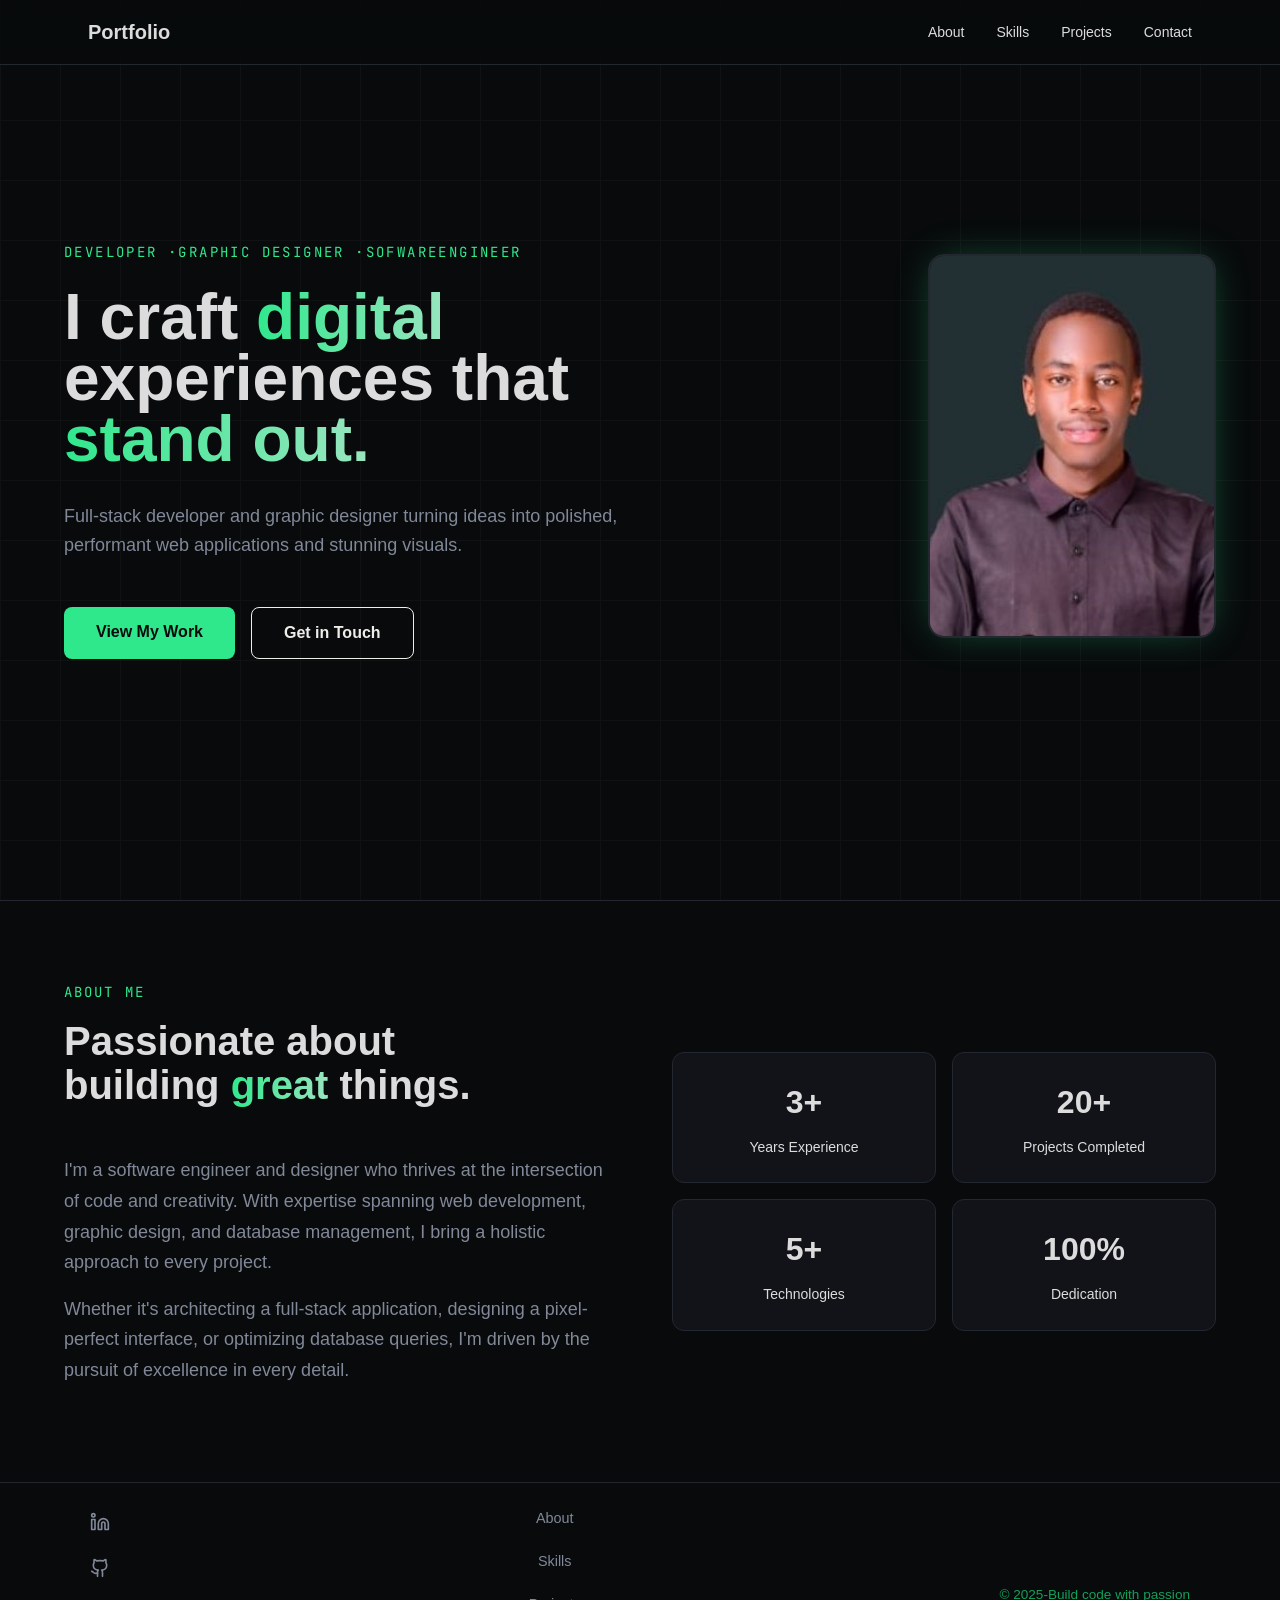
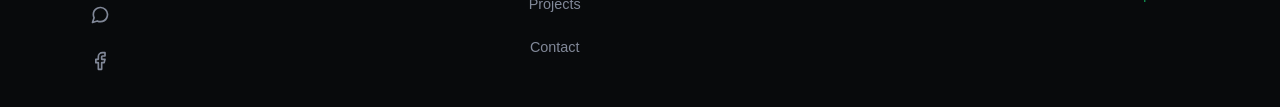
<file: index.html>
<!DOCTYPE html>
<html lang="en">

<head>
    <meta charset="UTF-8" />
    <meta name="viewport" content="width=device-width, initial-scale=1.0" />
    <title>Portfolio</title>
    <link
        href="https://fonts.googleapis.com/css2?family=Space+Grotesk:wght@300;400;500;600;700&family=JetBrains+Mono:wght@400;500;600&display=swap"
        rel="stylesheet" />
    <link rel="stylesheet" href="style.css" />
</head>

<body>
     <!-- Menu Icon -->
    <div class="menu-icon" onclick="toggleMenu()">
    </div>

    <!-- Navbar -->
    <nav class="navbar">
        <div class="nav-container">
            <a href="#" class="logo">Portfolio</a>
            <div class="nav-links">
                <a href="index.html">About</a>
                <a href="skills.html">Skills</a>
                <a href="projects.html">Projects</a>
                <a href="contact.html">Contact</a>
            </div>
        </div>
    </nav>

    <!-- Hero -->
    <section class="hero">
        <div class="hero-grid-bg"></div>
        <div class="hero-content">
            <div class="hero-text">
                <p class="hero-subtitle">Developer ·Graphic Designer ·SofwareEngineer</p>
                <h1>I craft <span class="text-gradient">digital</span><br>experiences that<br><span
                        class="text-gradient">stand out.</span></h1>
                <p class="hero-desc">Full-stack developer and graphic designer turning ideas into polished, performant
                    web applications and stunning visuals.</p>
                <div class="hero-buttons">
                    <a href="projects.html" class="btn-primary">View My Work</a>
                    <a href="contact.html" class="btn-outline">Get in Touch</a>
                </div>
            </div>
            <div class="hero-image">
                <img src="OSINDE NIMROD.jpg" alt="Profile photo" />
            </div>
        </div>
    </section>

    <!-- About -->
    <section id="about" class="section">
        <div class="container about-grid">
            <div>
                <p class="section-label">About Me</p>
                <h2>Passionate about<br>building <span class="text-gradient">great</span> things.</h2>
                <p class="text-muted">I'm a software engineer and designer who thrives at the intersection of code and
                    creativity. With expertise spanning web development, graphic design, and database management, I
                    bring a holistic approach to every project.</p>
                <p class="text-muted">Whether it's architecting a full-stack application, designing a pixel-perfect
                    interface, or optimizing database queries, I'm driven by the pursuit of excellence in every detail.
                </p>
            </div>

            <div class="stats-grid">
                <div class="stat-card">
                    <div class="stat-number">3+</div>
                    <div class="stat-label">Years Experience</div>
                </div>
                <div class="stat-card">
                    <div class="stat-number">20+</div>
                    <div class="stat-label">Projects Completed</div>
                </div>
                <div class="stat-card">
                    <div class="stat-number">5+</div>
                    <div class="stat-label">Technologies</div>
                </div>
                <div class="stat-card">
                    <div class="stat-number">100%</div>
                    <div class="stat-label">Dedication</div>
                </div>
            </div>

        </div>
    </section>

    <!-- Footer -->
    <footer class="footer">
        <div class="footer-container">
            <div class="footer-socials">
                <a href="https://www.linkedin.com/in/nimrod-computer-scientists-2212a1362?utm_source=share&utm_campaign=share_via&utm_content=profile&utm_medium=android_app"
                    target="_blank" aria-label="LinkedIn">
                    <svg xmlns="http://www.w3.org/2000/svg" width="20" height="20" viewBox="0 0 24 24" fill="none"
                        stroke="currentColor" stroke-width="2" stroke-linecap="round" stroke-linejoin="round">
                        <path d="M16 8a6 6 0 0 1 6 6v7h-4v-7a2 2 0 0 0-2-2 2 2 0 0 0-2 2v7h-4v-7a6 6 0 0 1 6-6z" />
                        <rect width="4" height="12" x="2" y="9" />
                        <circle cx="4" cy="4" r="2" />
                    </svg>
                </a>
                <a href="https://github.com/" target="_blank" aria-label="GitHub">
                    <svg xmlns="http://www.w3.org/2000/svg" width="20" height="20" viewBox="0 0 24 24" fill="none"
                        stroke="currentColor" stroke-width="2" stroke-linecap="round" stroke-linejoin="round">
                        <path
                            d="M15 22v-4a4.8 4.8 0 0 0-1-3.5c3 0 6-2 6-5.5.08-1.25-.27-2.48-1-3.5.28-1.15.28-2.35 0-3.5 0 0-1 0-3 1.5-2.64-.5-5.36-.5-8 0C6 2 5 2 5 2c-.3 1.15-.3 2.35 0 3.5A5.403 5.403 0 0 0 4 9c0 3.5 3 5.5 6 5.5-.39.49-.68 1.05-.85 1.65-.17.6-.22 1.23-.15 1.85v4" />
                        <path d="M9 18c-4.51 2-5-2-7-2" />
                    </svg>
                </a>
                <a href="https://wa.me/qr/X4MIN3C6KIG5C1" target="_blank" aria-label="WhatsApp" part="WhatsApp">
                    <svg xmlns="http://www.w3.org/2000/svg" width="20" height="20" viewBox="0 0 24 24" fill="none"
                        stroke="currentColor" stroke-width="2" stroke-linecap="round" stroke-linejoin="round">
                        <path
                            d="M21 11.5a8.38 8.38 0 0 1-.9 3.8 8.5 8.5 0 0 1-7.6 4.7 8.38 8.38 0 0 1-3.8-.9L3 21l1.9-5.7a8.38 8.38 0 0 1-.9-3.8 8.5 8.5 0 0 1 4.7-7.6 8.38 8.38 0 0 1 3.8-.9h.5a8.48 8.48 0 0 1 8 8v.5z" />
                    </svg>
                </a>

                <a href="https://www.facebook.com/profile.php?id=100089167127098" target="_blank" aria-label="Facebook">
                    <svg xmlns="http://www.w3.org/2000/svg" width="20" height="20" viewBox="0 0 24 24" fill="none"
                        stroke="currentColor" stroke-width="2" stroke-linecap="round" stroke-linejoin="round">
                        <path d="M18 2h-3a5 5 0 0 0-5 5v3H7v4h3v8h4v-8h3l1-4h-4V7a1 1 0 0 1 1-1h3z" />
                    </svg>
                </a>
            </div>
            <nav class="footer-nav">
                <a href="index.html">About</a>
                <a href="skills.html">Skills</a>
                <a href="projects.html">Projects</a>
                <a href="contact.html">Contact</a>
            </nav>
            <p class="footer-copy">&copy; 2025-Build code with passion</p>
        </div>
    </footer>

</body>


</html>
</file>
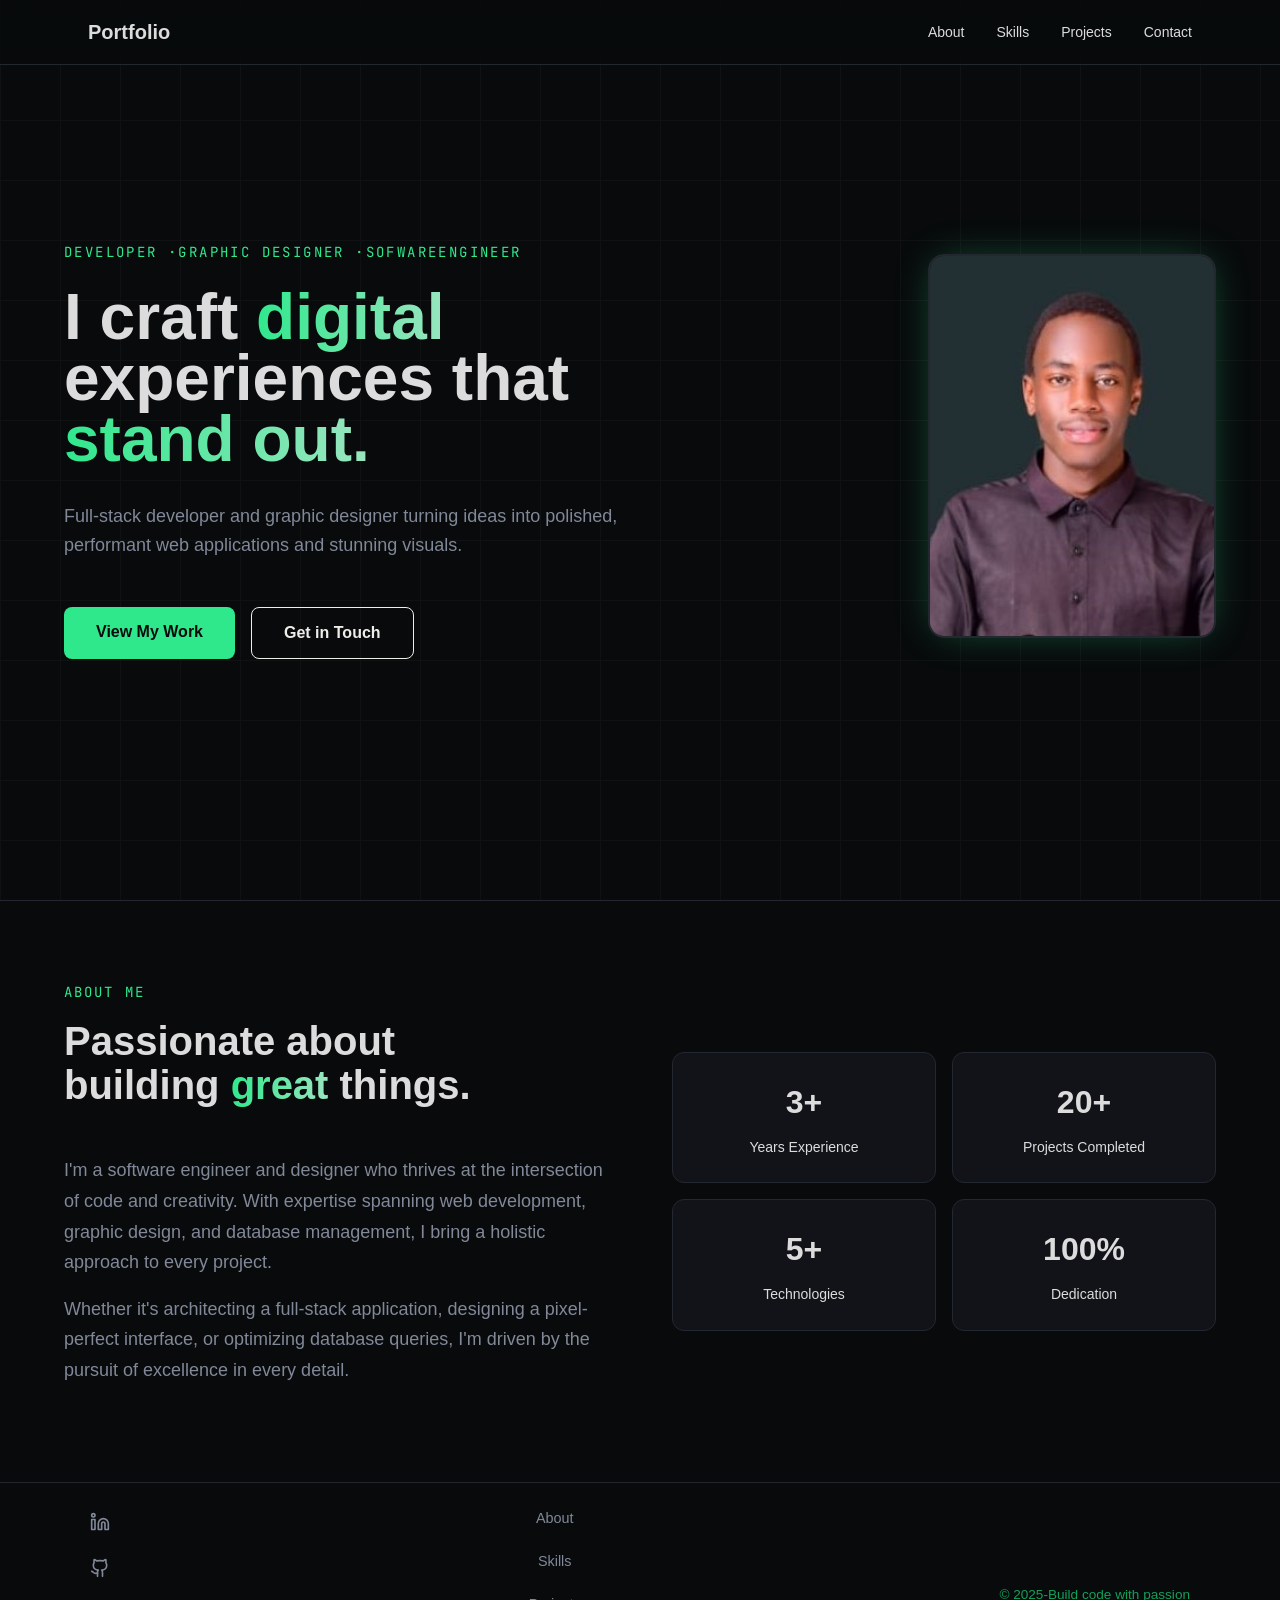
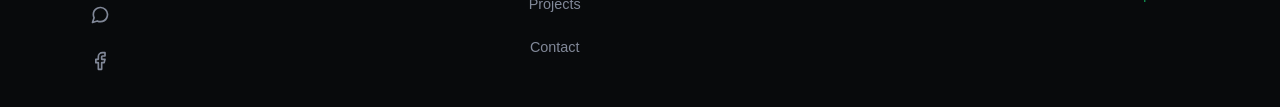
<file: about.html>
<!DOCTYPE html>
<html lang="en">

<head>
    <meta charset="UTF-8" />
    <meta name="viewport" content="width=device-width, initial-scale=1.0" />
    <title>Portfolio</title>
    <link
        href="https://fonts.googleapis.com/css2?family=Space+Grotesk:wght@300;400;500;600;700&family=JetBrains+Mono:wght@400;500;600&display=swap"
        rel="stylesheet" />
    <link rel="stylesheet" href="style.css" />
</head>

<body>

    <!-- Navbar -->
    <nav class="navbar">
        <div class="nav-container">
            <a href="#" class="logo">Portfolio</a>
            <div class="nav-links">
                <a href="about.html">About</a>
                <a href="skills.html">Skills</a>
                <a href="projects.html">Projects</a>
                <a href="contact.html">Contact</a>
            </div>
        </div>
    </nav>

    <!-- Hero -->
    <section class="hero">
        <div class="hero-grid-bg"></div>
        <div class="hero-content">
            <div class="hero-text">
                <p class="hero-subtitle">Developer ·Graphic Designer ·SofwareEngineer</p>
                <h1>I craft <span class="text-gradient">digital</span><br>experiences that<br><span
                        class="text-gradient">stand out.</span></h1>
                <p class="hero-desc">Full-stack developer and graphic designer turning ideas into polished, performant
                    web applications and stunning visuals.</p>
                <div class="hero-buttons">
                    <a href="projects.html" class="btn-primary">View My Work</a>
                    <a href="contact.html" class="btn-outline">Get in Touch</a>
                </div>
            </div>
            <div class="hero-image">
                <img src="OSINDE NIMROD.jpg" alt="Profile photo" />
            </div>
        </div>
    </section>

    <!-- About -->
    <section id="about" class="section">
        <div class="container about-grid">
            <div>
                <p class="section-label">About Me</p>
                <h2>Passionate about<br>building <span class="text-gradient">great</span> things.</h2>
                <p class="text-muted">I'm a software engineer and designer who thrives at the intersection of code and
                    creativity. With expertise spanning web development, graphic design, and database management, I
                    bring a holistic approach to every project.</p>
                <p class="text-muted">Whether it's architecting a full-stack application, designing a pixel-perfect
                    interface, or optimizing database queries, I'm driven by the pursuit of excellence in every detail.
                </p>
            </div>

            <div class="stats-grid">
                <div class="stat-card">
                    <div class="stat-number">3+</div>
                    <div class="stat-label">Years Experience</div>
                </div>
                <div class="stat-card">
                    <div class="stat-number">20+</div>
                    <div class="stat-label">Projects Completed</div>
                </div>
                <div class="stat-card">
                    <div class="stat-number">5+</div>
                    <div class="stat-label">Technologies</div>
                </div>
                <div class="stat-card">
                    <div class="stat-number">100%</div>
                    <div class="stat-label">Dedication</div>
                </div>
            </div>

        </div>
    </section>

    <!-- Footer -->
    <footer class="footer">
        <div class="footer-container">
            <div class="footer-socials">
                <a href="https://www.linkedin.com/in/nimrod-computer-scientists-2212a1362?utm_source=share&utm_campaign=share_via&utm_content=profile&utm_medium=android_app" target="_blank" aria-label="LinkedIn">
                    <svg xmlns="http://www.w3.org/2000/svg" width="20" height="20" viewBox="0 0 24 24" fill="none"
                        stroke="currentColor" stroke-width="2" stroke-linecap="round" stroke-linejoin="round">
                        <path d="M16 8a6 6 0 0 1 6 6v7h-4v-7a2 2 0 0 0-2-2 2 2 0 0 0-2 2v7h-4v-7a6 6 0 0 1 6-6z" />
                        <rect width="4" height="12" x="2" y="9" />
                        <circle cx="4" cy="4" r="2" />
                    </svg>
                </a>
                <a href="https://github.com/" target="_blank" aria-label="GitHub">
                    <svg xmlns="http://www.w3.org/2000/svg" width="20" height="20" viewBox="0 0 24 24" fill="none"
                        stroke="currentColor" stroke-width="2" stroke-linecap="round" stroke-linejoin="round">
                        <path
                            d="M15 22v-4a4.8 4.8 0 0 0-1-3.5c3 0 6-2 6-5.5.08-1.25-.27-2.48-1-3.5.28-1.15.28-2.35 0-3.5 0 0-1 0-3 1.5-2.64-.5-5.36-.5-8 0C6 2 5 2 5 2c-.3 1.15-.3 2.35 0 3.5A5.403 5.403 0 0 0 4 9c0 3.5 3 5.5 6 5.5-.39.49-.68 1.05-.85 1.65-.17.6-.22 1.23-.15 1.85v4" />
                        <path d="M9 18c-4.51 2-5-2-7-2" />
                    </svg>
                </a>
                <a href="https://wa.me/qr/X4MIN3C6KIG5C1" target="_blank" aria-label="WhatsApp" part="WhatsApp">
                    <svg xmlns="http://www.w3.org/2000/svg" width="20" height="20" viewBox="0 0 24 24" fill="none"
                        stroke="currentColor" stroke-width="2" stroke-linecap="round" stroke-linejoin="round">
                        <path
                            d="M21 11.5a8.38 8.38 0 0 1-.9 3.8 8.5 8.5 0 0 1-7.6 4.7 8.38 8.38 0 0 1-3.8-.9L3 21l1.9-5.7a8.38 8.38 0 0 1-.9-3.8 8.5 8.5 0 0 1 4.7-7.6 8.38 8.38 0 0 1 3.8-.9h.5a8.48 8.48 0 0 1 8 8v.5z" />
                    </svg>
                </a>

                <a href="https://www.facebook.com/profile.php?id=100089167127098" target="_blank" aria-label="Facebook">
                    <svg xmlns="http://www.w3.org/2000/svg" width="20" height="20" viewBox="0 0 24 24" fill="none"
                        stroke="currentColor" stroke-width="2" stroke-linecap="round" stroke-linejoin="round">
                        <path d="M18 2h-3a5 5 0 0 0-5 5v3H7v4h3v8h4v-8h3l1-4h-4V7a1 1 0 0 1 1-1h3z" />
                    </svg>
                </a>
            </div>
            <nav class="footer-nav">
                <a href="about.html">About</a>
                <a href="skills.html">Skills</a>
                <a href="projects.html">Projects</a>
                <a href="contact.html">Contact</a>
            </nav>
            <p class="footer-copy">&copy; 2025-Build code with passion</p>
        </div>
    </footer>

</body>


</html>
</file>
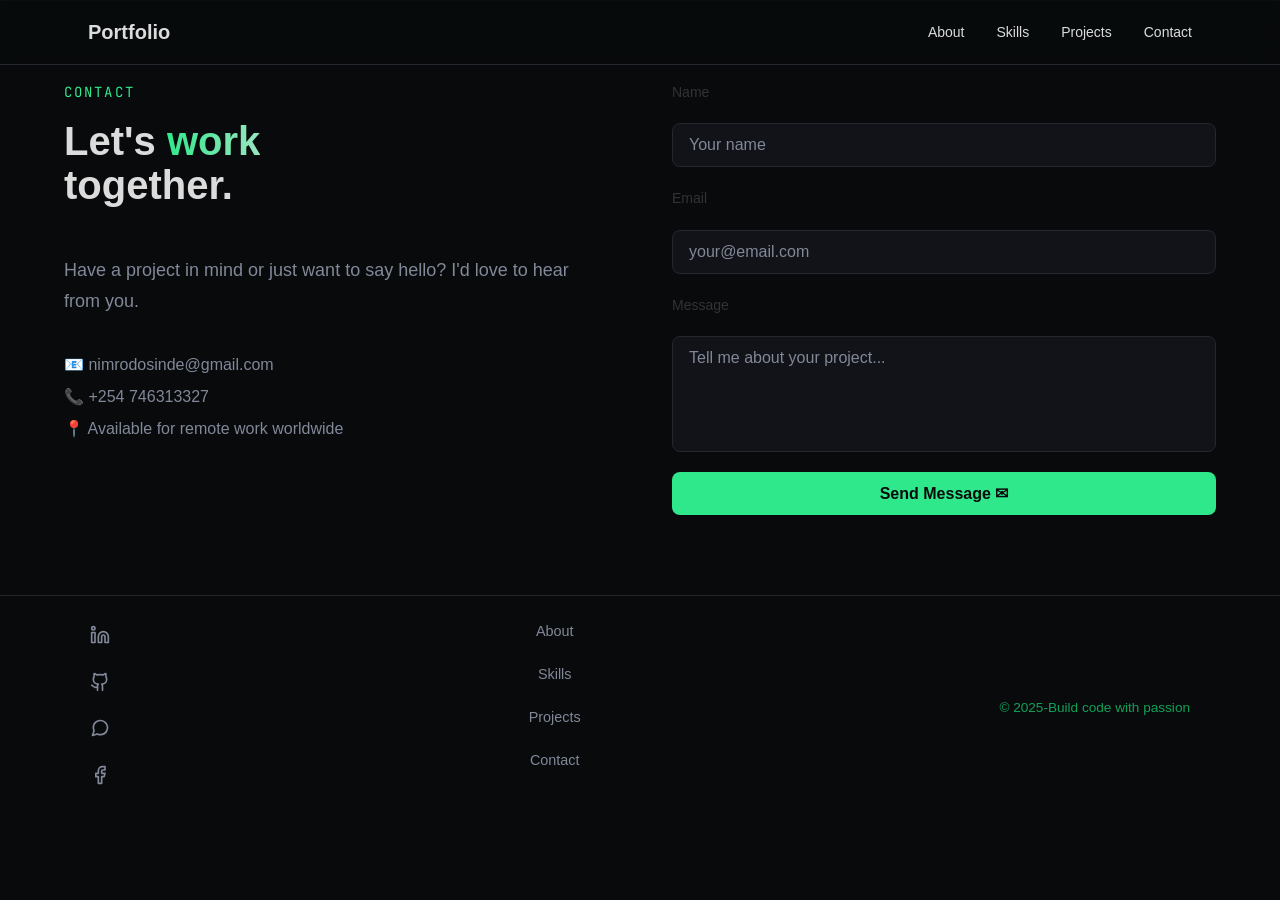
<file: contact.html>
<!DOCTYPE html>
<html lang="en">

<head>
    <meta charset="UTF-8">
    <meta name="viewport" content="width=device-width, initial-scale=1.0">
    <title>contact</title>
    <link
        href="https://fonts.googleapis.com/css2?family=Space+Grotesk:wght@300;400;500;600;700&family=JetBrains+Mono:wght@400;500;600&display=swap"
        rel="stylesheet" />
    <link rel="stylesheet" href="style.css" />
</head>

<body>
    <!-- Navbar -->
    <nav class="navbar">
        <div class="nav-container">
            <a href="#" class="logo">Portfolio</a>
            <div class="nav-links">
                <a href="index.html">About</a>
                <a href="skills.html">Skills</a>
                <a href="projects.html">Projects</a>
                <a href="contact.html">Contact</a>
            </div>
        </div>
    </nav>

    <!-- Contact -->
    <section id="contact" class="section">
        <div class="container contact-grid">
            <div>
                <p class="section-label">Contact</p>
                <h2>Let's <span class="text-gradient">work</span><br>together.</h2>
                <p class="text-muted">Have a project in mind or just want to say hello? I'd love to hear from you.</p>
                <div class="contact-info">
                    <p>📧 nimrodosinde@gmail.com</p>
                    <p>📞 +254 746313327</p>
                    <p>📍 Available for remote work worldwide</p>
                </div>
            </div>
            <form class="contact-form" onsubmit="alert('Thanks for contacting Nimrod  i will reach out to you shortly!'); return false;">
                <label>Name</label>
                <input type="text" placeholder="Your name" required />
                <label>Email</label>
                <input type="email" placeholder="your@email.com" required />
                <label>Message</label>
                <textarea rows="5" placeholder="Tell me about your project..." required></textarea>
                <button type="submit" class="btn-primary">Send Message ✉</button>
            </form>
        </div>
    </section>

       <!-- Footer -->
    <footer class="footer">
        <div class="footer-container">
            <div class="footer-socials">
                <a href="https://www.linkedin.com/in/nimrod-computer-scientists-2212a1362?utm_source=share&utm_campaign=share_via&utm_content=profile&utm_medium=android_app" target="_blank" aria-label="LinkedIn">
                    <svg xmlns="http://www.w3.org/2000/svg" width="20" height="20" viewBox="0 0 24 24" fill="none"
                        stroke="currentColor" stroke-width="2" stroke-linecap="round" stroke-linejoin="round">
                        <path d="M16 8a6 6 0 0 1 6 6v7h-4v-7a2 2 0 0 0-2-2 2 2 0 0 0-2 2v7h-4v-7a6 6 0 0 1 6-6z" />
                        <rect width="4" height="12" x="2" y="9" />
                        <circle cx="4" cy="4" r="2" />
                    </svg>
                </a>
                <a href="https://github.com/" target="_blank" aria-label="GitHub">
                    <svg xmlns="http://www.w3.org/2000/svg" width="20" height="20" viewBox="0 0 24 24" fill="none"
                        stroke="currentColor" stroke-width="2" stroke-linecap="round" stroke-linejoin="round">
                        <path
                            d="M15 22v-4a4.8 4.8 0 0 0-1-3.5c3 0 6-2 6-5.5.08-1.25-.27-2.48-1-3.5.28-1.15.28-2.35 0-3.5 0 0-1 0-3 1.5-2.64-.5-5.36-.5-8 0C6 2 5 2 5 2c-.3 1.15-.3 2.35 0 3.5A5.403 5.403 0 0 0 4 9c0 3.5 3 5.5 6 5.5-.39.49-.68 1.05-.85 1.65-.17.6-.22 1.23-.15 1.85v4" />
                        <path d="M9 18c-4.51 2-5-2-7-2" />
                    </svg>
                </a>
                <a href="https://wa.me/qr/X4MIN3C6KIG5C1" target="_blank" aria-label="WhatsApp" part="WhatsApp">
                    <svg xmlns="http://www.w3.org/2000/svg" width="20" height="20" viewBox="0 0 24 24" fill="none"
                        stroke="currentColor" stroke-width="2" stroke-linecap="round" stroke-linejoin="round">
                        <path
                            d="M21 11.5a8.38 8.38 0 0 1-.9 3.8 8.5 8.5 0 0 1-7.6 4.7 8.38 8.38 0 0 1-3.8-.9L3 21l1.9-5.7a8.38 8.38 0 0 1-.9-3.8 8.5 8.5 0 0 1 4.7-7.6 8.38 8.38 0 0 1 3.8-.9h.5a8.48 8.48 0 0 1 8 8v.5z" />
                    </svg>
                </a>

                <a href="https://www.facebook.com/profile.php?id=100089167127098" target="_blank" aria-label="Facebook">
                    <svg xmlns="http://www.w3.org/2000/svg" width="20" height="20" viewBox="0 0 24 24" fill="none"
                        stroke="currentColor" stroke-width="2" stroke-linecap="round" stroke-linejoin="round">
                        <path d="M18 2h-3a5 5 0 0 0-5 5v3H7v4h3v8h4v-8h3l1-4h-4V7a1 1 0 0 1 1-1h3z" />
                    </svg>
                </a>
            </div>
            <nav class="footer-nav">
                <a href="index.html">About</a>
                <a href="skills.html">Skills</a>
                <a href="projects.html">Projects</a>
                <a href="contact.html">Contact</a>
            </nav>
            <p class="footer-copy">&copy; 2025-Build code with passion</p>
        </div>
    </footer>


</body>

</html>
</file>
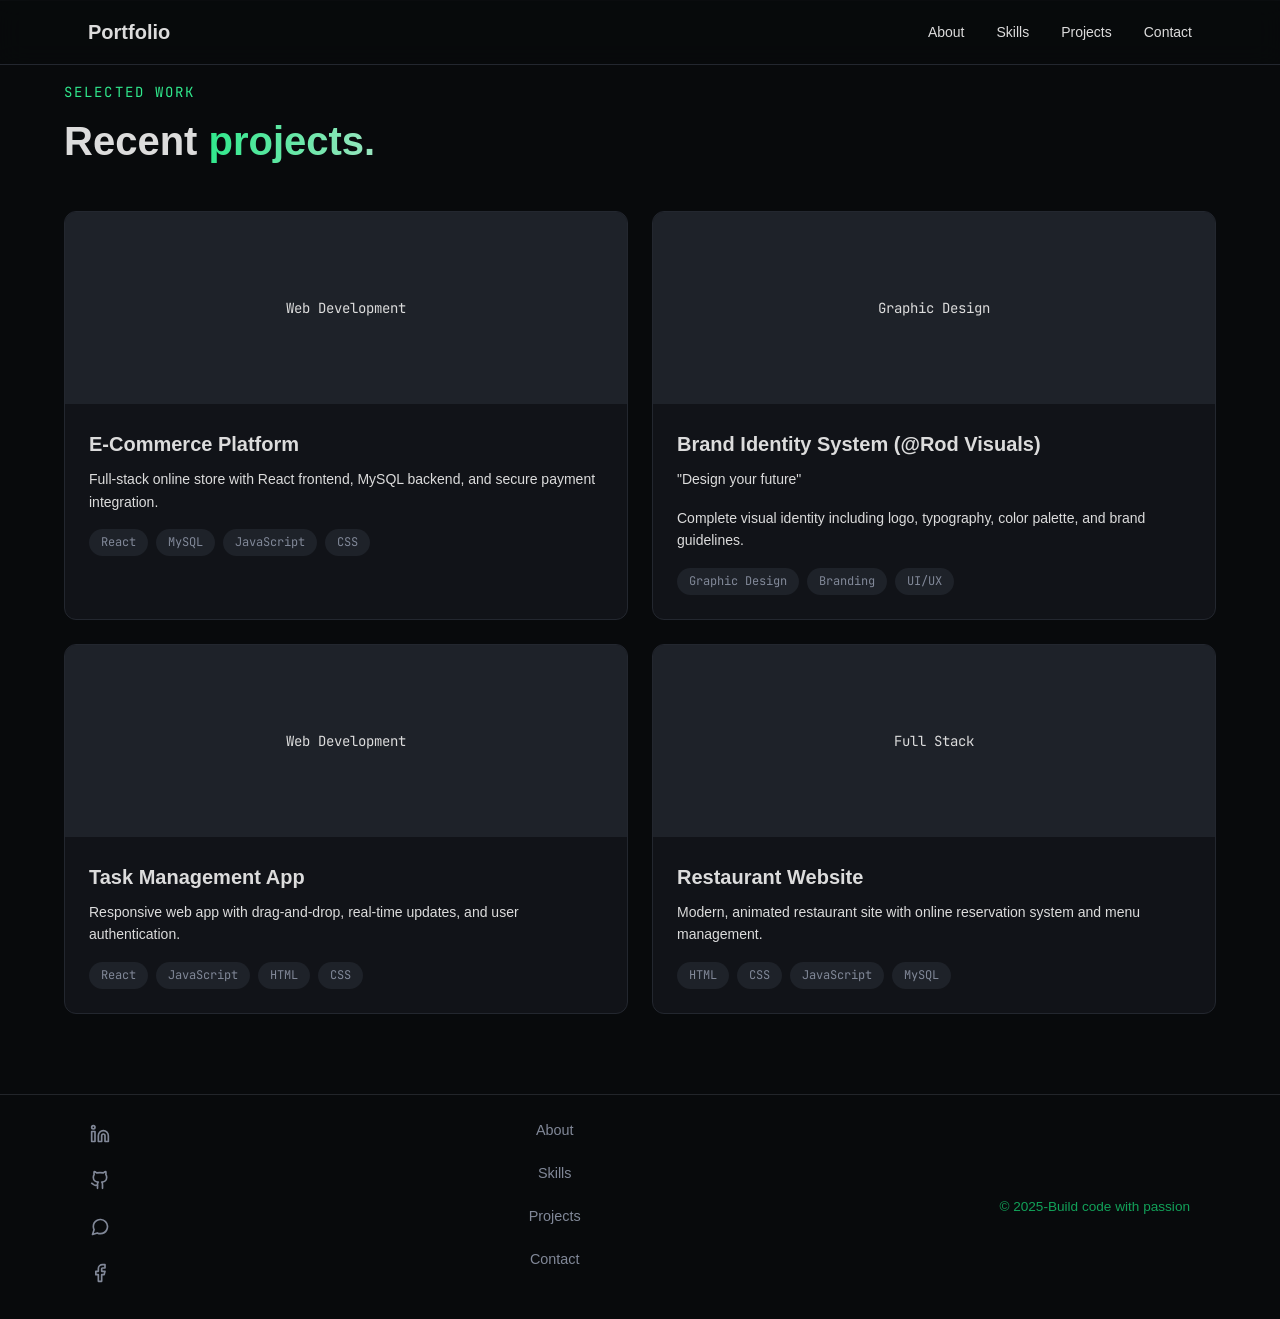
<file: projects.html>
<!DOCTYPE html>
<html lang="en">

<head>
    <meta charset="UTF-8">
    <meta name="viewport" content="width=device-width, initial-scale=1.0">
    <title>projects</title>
    <link
        href="https://fonts.googleapis.com/css2?family=Space+Grotesk:wght@300;400;500;600;700&family=JetBrains+Mono:wght@400;500;600&display=swap"
        rel="stylesheet" />
    <link rel="stylesheet" href="style.css" />
</head>

<body>
    <!-- Navbar -->
    <nav class="navbar">
        <div class="nav-container">
            <a href="#" class="logo">Portfolio</a>
            <div class="nav-links">
                <a href="index.html">About</a>
                <a href="skills.html">Skills</a>
                <a href="projects.html">Projects</a>
                <a href="contact.html">Contact</a>
            </div>
        </div>
    </nav>

    <!-- Projects -->
    <section id="projects" class="section">
        <div class="container">
            <p class="section-label">Selected Work</p>
            <h2>Recent <span class="text-gradient">projects.</span></h2>
            <div class="projects-grid">
                <div class="project-card">
                    <div class="project-thumb">Web Development</div>
                    <div class="project-info">
                        <h3>E-Commerce Platform</h3>
                        <p class="text-muted-sm">Full-stack online store with React frontend, MySQL backend, and secure
                            payment integration.</p>
                        <div class="tags"><span>React</span><span>MySQL</span><span>JavaScript</span><span>CSS</span>
                        </div>
                    </div>
                </div>
                <div class="project-card">
                    <div class="project-thumb">Graphic Design</div>
                    <div class="project-info">
                        <h3>Brand Identity System (@Rod Visuals)</h3>
                        <p class="text-muted-sm">"Design your future"</p>
                        <p class="text-muted-sm">Complete visual identity including logo, typography, color palette, and
                            brand guidelines.</p>
                        <div class="tags"><span>Graphic Design</span><span>Branding</span><span>UI/UX</span></div>
                    </div>
                </div>
                <div class="project-card">
                    <div class="project-thumb">Web Development</div>
                    <div class="project-info">
                        <h3>Task Management App</h3>
                        <p class="text-muted-sm">Responsive web app with drag-and-drop, real-time updates, and user
                            authentication.</p>
                        <div class="tags"><span>React</span><span>JavaScript</span><span>HTML</span><span>CSS</span>
                        </div>
                    </div>
                </div>
                <div class="project-card">
                    <div class="project-thumb">Full Stack</div>
                    <div class="project-info">
                        <h3>Restaurant Website</h3>
                        <p class="text-muted-sm">Modern, animated restaurant site with online reservation system and
                            menu management.</p>
                        <div class="tags"><span>HTML</span><span>CSS</span><span>JavaScript</span><span>MySQL</span>
                        </div>
                    </div>
                </div>
            </div>
        </div>
    </section>

       <!-- Footer -->
    <footer class="footer">
        <div class="footer-container">
            <div class="footer-socials">
                <a href="https://www.linkedin.com/in/nimrod-computer-scientists-2212a1362?utm_source=share&utm_campaign=share_via&utm_content=profile&utm_medium=android_app" target="_blank" aria-label="LinkedIn">
                    <svg xmlns="http://www.w3.org/2000/svg" width="20" height="20" viewBox="0 0 24 24" fill="none"
                        stroke="currentColor" stroke-width="2" stroke-linecap="round" stroke-linejoin="round">
                        <path d="M16 8a6 6 0 0 1 6 6v7h-4v-7a2 2 0 0 0-2-2 2 2 0 0 0-2 2v7h-4v-7a6 6 0 0 1 6-6z" />
                        <rect width="4" height="12" x="2" y="9" />
                        <circle cx="4" cy="4" r="2" />
                    </svg>
                </a>
                <a href="https://github.com/" target="_blank" aria-label="GitHub">
                    <svg xmlns="http://www.w3.org/2000/svg" width="20" height="20" viewBox="0 0 24 24" fill="none"
                        stroke="currentColor" stroke-width="2" stroke-linecap="round" stroke-linejoin="round">
                        <path
                            d="M15 22v-4a4.8 4.8 0 0 0-1-3.5c3 0 6-2 6-5.5.08-1.25-.27-2.48-1-3.5.28-1.15.28-2.35 0-3.5 0 0-1 0-3 1.5-2.64-.5-5.36-.5-8 0C6 2 5 2 5 2c-.3 1.15-.3 2.35 0 3.5A5.403 5.403 0 0 0 4 9c0 3.5 3 5.5 6 5.5-.39.49-.68 1.05-.85 1.65-.17.6-.22 1.23-.15 1.85v4" />
                        <path d="M9 18c-4.51 2-5-2-7-2" />
                    </svg>
                </a>
                <a href="https://wa.me/qr/X4MIN3C6KIG5C1" target="_blank" aria-label="WhatsApp" part="WhatsApp">
                    <svg xmlns="http://www.w3.org/2000/svg" width="20" height="20" viewBox="0 0 24 24" fill="none"
                        stroke="currentColor" stroke-width="2" stroke-linecap="round" stroke-linejoin="round">
                        <path
                            d="M21 11.5a8.38 8.38 0 0 1-.9 3.8 8.5 8.5 0 0 1-7.6 4.7 8.38 8.38 0 0 1-3.8-.9L3 21l1.9-5.7a8.38 8.38 0 0 1-.9-3.8 8.5 8.5 0 0 1 4.7-7.6 8.38 8.38 0 0 1 3.8-.9h.5a8.48 8.48 0 0 1 8 8v.5z" />
                    </svg>
                </a>

                <a href="https://www.facebook.com/profile.php?id=100089167127098" target="_blank" aria-label="Facebook">
                    <svg xmlns="http://www.w3.org/2000/svg" width="20" height="20" viewBox="0 0 24 24" fill="none"
                        stroke="currentColor" stroke-width="2" stroke-linecap="round" stroke-linejoin="round">
                        <path d="M18 2h-3a5 5 0 0 0-5 5v3H7v4h3v8h4v-8h3l1-4h-4V7a1 1 0 0 1 1-1h3z" />
                    </svg>
                </a>
            </div>
            <nav class="footer-nav">
                <a href="index.html">About</a>
                <a href="skills.html">Skills</a>
                <a href="projects.html">Projects</a>
                <a href="contact.html">Contact</a>
            </nav>
            <p class="footer-copy">&copy; 2025-Build code with passion</p>
        </div>
    </footer>

</body>

</html>
</file>
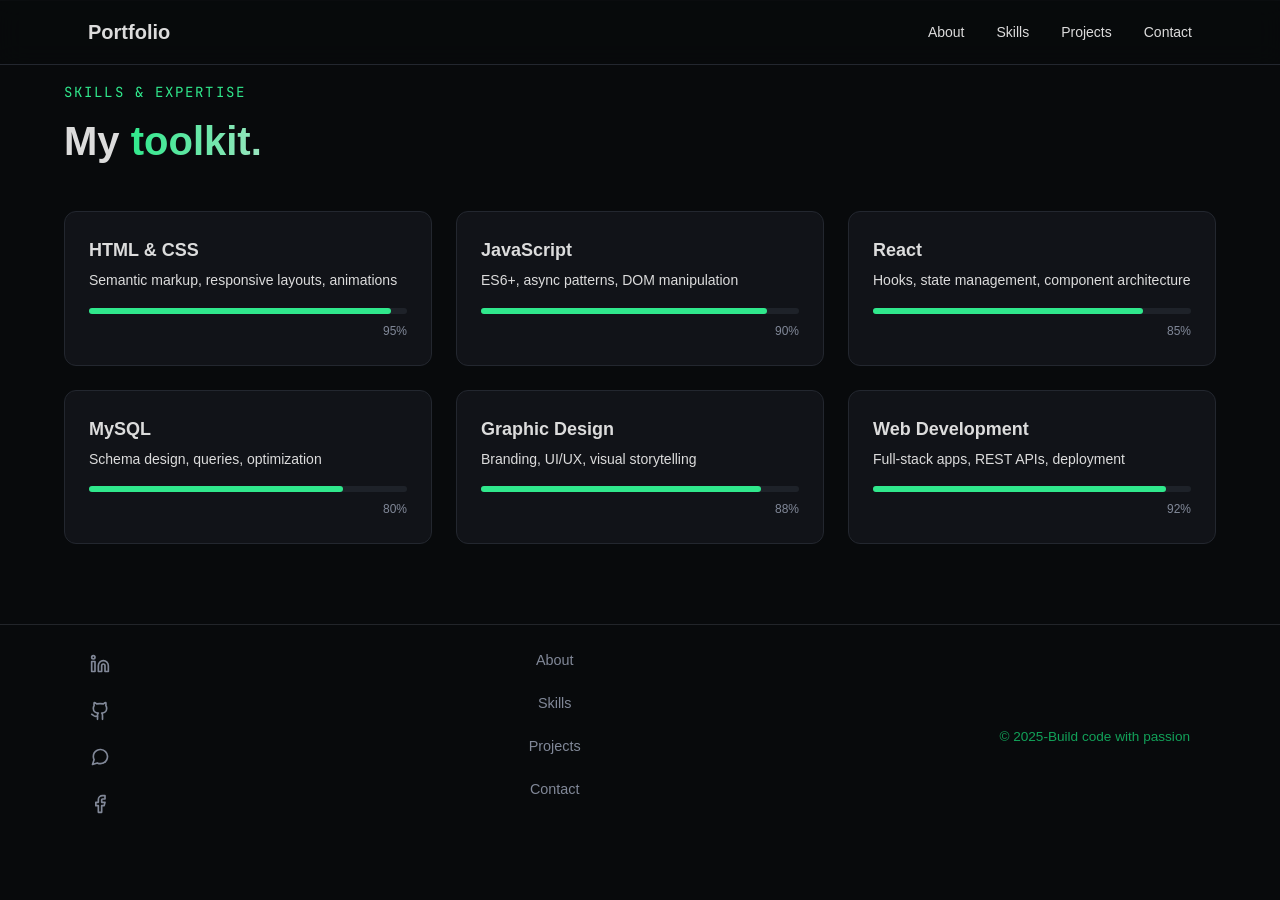
<file: skills.html>
<!DOCTYPE html>
<html lang="en">

<head>
    <meta charset="UTF-8">
    <meta name="viewport" content="width=device-width, initial-scale=1.0">
    <title>skills</title>
    <link
        href="https://fonts.googleapis.com/css2?family=Space+Grotesk:wght@300;400;500;600;700&family=JetBrains+Mono:wght@400;500;600&display=swap"
        rel="stylesheet" />
    <link rel="stylesheet" href="style.css" />
</head>

<body>
    


    <!-- Navbar -->
    <nav class="navbar">
        <div class="nav-container">
            <a href="#" class="logo">Portfolio</a>
            <div class="nav-links">
                <a href="index.html">About</a>
                <a href="skills.html">Skills</a>
                <a href="projects.html">Projects</a>
                <a href="contact.html">Contact</a>
            </div>
        </div>
    </nav>

    <!-- Skills -->
    <section id="skills" class="section">
        <div class="container">
            <p class="section-label">Skills & Expertise</p>
            <h2>My <span class="text-gradient">toolkit.</span></h2>
            <div class="skills-grid">
                <div class="skill-card">
                    <h3>HTML & CSS</h3>
                    <p class="text-muted-sm">Semantic markup, responsive layouts, animations</p>
                    <div class="progress-bar">
                        <div class="progress-fill" style="width:95%"></div>
                    </div>
                    <span class="progress-label">95%</span>
                </div>
                <div class="skill-card">
                    <h3>JavaScript</h3>
                    <p class="text-muted-sm">ES6+, async patterns, DOM manipulation</p>
                    <div class="progress-bar">
                        <div class="progress-fill" style="width:90%"></div>
                    </div>
                    <span class="progress-label">90%</span>
                </div>
                <div class="skill-card">
                    <h3>React</h3>
                    <p class="text-muted-sm">Hooks, state management, component architecture</p>
                    <div class="progress-bar">
                        <div class="progress-fill" style="width:85%"></div>
                    </div>
                    <span class="progress-label">85%</span>
                </div>
                <div class="skill-card">
                    <h3>MySQL</h3>
                    <p class="text-muted-sm">Schema design, queries, optimization</p>
                    <div class="progress-bar">
                        <div class="progress-fill" style="width:80%"></div>
                    </div>
                    <span class="progress-label">80%</span>
                </div>
                <div class="skill-card">
                    <h3>Graphic Design</h3>
                    <p class="text-muted-sm">Branding, UI/UX, visual storytelling</p>
                    <div class="progress-bar">
                        <div class="progress-fill" style="width:88%"></div>
                    </div>
                    <span class="progress-label">88%</span>
                </div>
                <div class="skill-card">
                    <h3>Web Development</h3>
                    <p class="text-muted-sm">Full-stack apps, REST APIs, deployment</p>
                    <div class="progress-bar">
                        <div class="progress-fill" style="width:92%"></div>
                    </div>
                    <span class="progress-label">92%</span>
                </div>
            </div>
        </div>
    </section>

       <!-- Footer -->
    <footer class="footer">
        <div class="footer-container">
            <div class="footer-socials">
                <a href="https://www.linkedin.com/in/nimrod-computer-scientists-2212a1362?utm_source=share&utm_campaign=share_via&utm_content=profile&utm_medium=android_app" target="_blank" aria-label="LinkedIn">
                    <svg xmlns="http://www.w3.org/2000/svg" width="20" height="20" viewBox="0 0 24 24" fill="none"
                        stroke="currentColor" stroke-width="2" stroke-linecap="round" stroke-linejoin="round">
                        <path d="M16 8a6 6 0 0 1 6 6v7h-4v-7a2 2 0 0 0-2-2 2 2 0 0 0-2 2v7h-4v-7a6 6 0 0 1 6-6z" />
                        <rect width="4" height="12" x="2" y="9" />
                        <circle cx="4" cy="4" r="2" />
                    </svg>
                </a>
                <a href="https://github.com/" target="_blank" aria-label="GitHub">
                    <svg xmlns="http://www.w3.org/2000/svg" width="20" height="20" viewBox="0 0 24 24" fill="none"
                        stroke="currentColor" stroke-width="2" stroke-linecap="round" stroke-linejoin="round">
                        <path
                            d="M15 22v-4a4.8 4.8 0 0 0-1-3.5c3 0 6-2 6-5.5.08-1.25-.27-2.48-1-3.5.28-1.15.28-2.35 0-3.5 0 0-1 0-3 1.5-2.64-.5-5.36-.5-8 0C6 2 5 2 5 2c-.3 1.15-.3 2.35 0 3.5A5.403 5.403 0 0 0 4 9c0 3.5 3 5.5 6 5.5-.39.49-.68 1.05-.85 1.65-.17.6-.22 1.23-.15 1.85v4" />
                        <path d="M9 18c-4.51 2-5-2-7-2" />
                    </svg>
                </a>
                <a href="https://wa.me/qr/X4MIN3C6KIG5C1" target="_blank" aria-label="WhatsApp" part="WhatsApp">
                    <svg xmlns="http://www.w3.org/2000/svg" width="20" height="20" viewBox="0 0 24 24" fill="none"
                        stroke="currentColor" stroke-width="2" stroke-linecap="round" stroke-linejoin="round">
                        <path
                            d="M21 11.5a8.38 8.38 0 0 1-.9 3.8 8.5 8.5 0 0 1-7.6 4.7 8.38 8.38 0 0 1-3.8-.9L3 21l1.9-5.7a8.38 8.38 0 0 1-.9-3.8 8.5 8.5 0 0 1 4.7-7.6 8.38 8.38 0 0 1 3.8-.9h.5a8.48 8.48 0 0 1 8 8v.5z" />
                    </svg>
                </a>

                <a href="https://www.facebook.com/profile.php?id=100089167127098" target="_blank" aria-label="Facebook">
                    <svg xmlns="http://www.w3.org/2000/svg" width="20" height="20" viewBox="0 0 24 24" fill="none"
                        stroke="currentColor" stroke-width="2" stroke-linecap="round" stroke-linejoin="round">
                        <path d="M18 2h-3a5 5 0 0 0-5 5v3H7v4h3v8h4v-8h3l1-4h-4V7a1 1 0 0 1 1-1h3z" />
                    </svg>
                </a>
            </div>
            <nav class="footer-nav">
                <a href="index.html">About</a>
                <a href="skills.html">Skills</a>
                <a href="projects.html">Projects</a>
                <a href="contact.html">Contact</a>
            </nav>
            <p class="footer-copy">&copy; 2025-Build code with passion</p>
        </div>
    </footer>
    
</body>

</html>
</file>
<file: style.css>
*,
*::before,
*::after {
  margin: 0;
  padding: 0;
  box-sizing: border-box;
}

:root {
  --bg: hsl(220, 20%, 4%);
  --fg: hsl(60, 10%, 92%);
  --card: hsl(220, 18%, 8%);
  --primary: hsl(150, 80%, 55%);
  --primary-dark: hsl(220, 20%, 4%);
  --secondary: hsl(220, 15%, 14%);
  --muted: hsl(220, 10%, 55%);
  --border: hsl(220, 15%, 16%);
}

body {
  font-family: 'Space Grotesk', system-ui, sans-serif;
  background: var(--bg);
  color: var(--fg);
  -webkit-font-smoothing: antialiased;
}

a {
  color: inherit;
  text-decoration: none;
}

.text-gradient {
  background: linear-gradient(to right, var(--primary), hsl(150, 60%, 75%));
  -webkit-background-clip: text;
  -webkit-text-fill-color: transparent;
}

.text-muted {
  color: var(--muted);
  font-size: 1.125rem;
  line-height: 1.7;
  margin-bottom: 1rem;
}

.text-muted-sm {
  color: #dcdcdc;
  font-size: 0.875rem;
  margin-bottom: 1rem;
}

/* Mobile screen */
@media (max-width:768px) {

  .menu-icon {
    display: block;
  }

  .nav-links {
    display: none;
    flex-direction: column;
    position: absolute;
    top: 60px;
    right: 10px;
    background: black;
    padding: 10px;
  }

  .nav-links.active {
    display: flex;
  }
}

/* Navbar */
.navbar {
  position: fixed;
  top: 0;
  left: 0;
  right: 0;
  z-index: 50;
  background: hsla(220, 20%, 4%, 0.8);
  backdrop-filter: blur(12px);
  border-bottom: 1px solid var(--border);
}

.nav-container {
  max-width: 1152px;
  margin: 0 auto;
  padding: 0 1.5rem;
  display:
    flex;
  align-items: center;
  justify-content: space-between;
  height: 64px;
}

.logo {
  font-weight: 700;
  font-size: 1.25rem;
  color: #dcdcdc;
}

.nav-links {
  display: flex;
  gap: 2rem;
}

.nav-links a {
  font-size: 0.875rem;
  color: #dcdcdc;
  transition: color 0.2s;
}

.nav-links a:hover {
  color: hsl(150, 80%, 35%);
}

/* Sections */
.section {
  padding: 5rem 1.5rem;
  border-top: 1px solid var(--border);
}

.container {
  max-width: 1152px;
  margin: 0 auto;
}

.section-label {
  font-family: 'JetBrains Mono', monospace;
  color: var(--primary);
  font-size: 0.875rem;
  text-transform: uppercase;
  letter-spacing: 0.15em;
  margin-bottom: 1rem;
}

h2 {
  font-size: 2.5rem;
  font-weight: 700;
  margin-bottom: 3rem;
  line-height: 1.1;
  color: #dcdcdc;
  ;
}

/* Hero */
.hero {
  min-height: 100vh;
  display: flex;
  flex-direction: column;
  justify-content: center;
  padding: 5rem 1.5rem;
  position: relative;
  overflow: hidden;
}

.hero-grid-bg {
  position: absolute;
  inset: 0;
  opacity: 0.03;
  background-image: linear-gradient(var(--fg) 1px, transparent 1px), linear-gradient(90deg, var(--fg) 1px, transparent 1px);
  background-size: 60px 60px;
}

.hero-content {
  position: relative;
  z-index: 1;
  max-width: 1152px;
  margin: 0 auto;
  width: 100%;
  display: grid;
  grid-template-columns: 1fr auto;
  gap: 3rem;
  align-items: center;

}

.hero-subtitle {
  font-family: 'JetBrains Mono', monospace;
  color: var(--primary);
  font-size: 0.875rem;
  text-transform: uppercase;
  letter-spacing: 0.15rem;
  margin-bottom: 1.5rem;
}

.hero h1 {
  font-size: 4rem;
  font-weight: 700;
  line-height: 0.95;
  margin-bottom: 2rem;
  color: #dcdcdc;
}

.hero-desc {
  color: var(--muted);
  font-size: 1.125rem;
  max-width: 560px;
  margin-bottom: 3rem;
}

.hero-buttons {
  display: flex;
  gap: 1rem;
}

.btn-primary {
  background: var(--primary);
  color: var(--primary-dark);
  padding: 0.75rem 2rem;
  border-radius: 0.5rem;
  font-weight: 600;
  border: none;
  cursor: pointer;
  font-size: 1rem;
  font-family: inherit;
  transition: opacity 0.2s;
}

.btn-primary:hover {
  opacity: 0.9;
}

.btn-outline {
  border: 1px solid;
  padding: 0.75rem 2rem;
  border-radius: 0.5rem;
  font-weight: 600;
  color: var(--fg);
  transition: cubic-bezier(0.455, 0.03, 0.515, 0.955);
}

.btn-outline:hover {
  background: var(--secondary);
}

.hero-image img {
  width: 288px;
  aspect-ratio: 3/4;
  object-fit: cover;
  border-radius: 1rem;
  border: 2px solid var(--border);
  box-shadow: 0 0 40px -10px hsla(150, 80%, 55%, 0.4);
}

/* About */
.about-grid {
  display: grid;
  grid-template-columns: 1fr 1fr;
  gap: 4rem;
  align-items: center;
}

.stats-grid {
  display: grid;
  grid-template-columns: 1fr 1fr;
  gap: 1rem;
}

.stat-card {
  background: var(--card);
  border: 1px solid var(--border);
  border-radius: 0.75rem;
  padding: 1.5rem;
  text-align: center;
  transition: border-color 0.3s;
}

.stat-card:hover {
  border-color: hsla(150, 80%, 55%, 0.3);
  box-shadow: 0 0 40px -10px hsla(150, 80%, 55%, 0.4);
}

.stat-number {
  font-size: 2rem;
  font-weight: 700;
  margin-bottom: 0.5rem;
  color: #dcdcdc;
}

.stat-label {
  color: #dcdcdc;
  font-size: 0.875rem;
}


/* Skills */
.skills-grid {
  display: grid;
  grid-template-columns: repeat(3, 1fr);
  gap: 1.5rem;
}

.skill-card {
  background: var(--card);
  border: 1px solid var(--border);
  border-radius: 0.75rem;
  padding: 1.5rem;
  transition: border-color 0.3s;
  box-shadow 0.3s;
  color: #dcdcdc;
}

.skill-card:hover {
  border-color: hsla(150, 80%, 55%, 0.4);
  box-shadow: 0 0 40px -10px hsla(150, 80%, 55%, 0.4);
}

.skill-card h3 {
  font-size: 1.125rem;
  margin-bottom: 0.25rem;
}

.progress-bar {
  width: 100%;
  background: var(--secondary);
  border-radius: 999px;
  height: 6px;
}

.progress-fill {
  height: 6px;
  background: var(--primary);
  border-radius: 999px;
}

.progress-label {
  font-size: 0.75rem;
  color: var(--muted);
  display: block;
  text-align: right;
  margin-top: 0.5rem;
}

/* Projects */
.projects-grid {
  display: grid;
  grid-template-columns: 1fr 1fr;
  gap: 1.5rem;
}

.project-card {
  background: var(--card);
  border: 1px solid var(--border);
  border-radius: 0.75rem;
  overflow: hidden;
  transition: border-color 0.3s;
}

.project-card:hover {
  border-color: hsla(150, 80%, 55%, 0.4);
  box-shadow: 0 0 40px -10px hsla(150, 80%, 55%, 0.4);
}

.project-thumb {
  height: 192px;
  background: var(--secondary);
  display: flex;
  align-items: center;
  justify-content: center;
  font-family: 'JetBrains Mono', monospace;
  color: #dcdcdc;
  font-size: 0.875rem;
}

.project-info {
  padding: 1.5rem;
  color: #dcdcdc;
}

.project-info h3 {
  font-size: 1.25rem;
  margin-bottom: 0.5rem;
}

.tags {
  display: flex;
  flex-wrap: wrap;
  gap: 0.5rem;
  margin-top: 1rem;
}

.tags span {
  background: var(--secondary);
  color: var(--muted);
  font-size: 0.75rem;
  padding: 0.25rem 0.75rem;
  border-radius: 999px;
  font-family: 'JetBrains Mono', monospace;
}

/* Contact */
.contact-grid {
  display: grid;
  grid-template-columns: 1fr 1fr;
  gap: 4rem;
}

.contact-info {
  margin-top: 2rem;
  color: var(--muted);
  line-height: 2;
}

.contact-form {
  display: flex;
  flex-direction: column;
  gap: 1.25rem;
}

.contact-form label {
  font-size: 0.875rem;
  font-weight: 500;
}

.contact-form input,
.contact-form textarea {
  width: 100%;
  background: var(--card);
  border: 1px solid var(--border);
  border-radius: 0.5rem;
  padding: 0.75rem 1rem;
  color: var(--fg);
  font-family: inherit;
  font-size: 1rem;
  outline: none;
  transition: border-color 0.2s;
  resize: none;
}

.contact-form input:focus,
.contact-form textarea:focus {
  border-color: var(--primary);
}

.contact-form input::placeholder,
.contact-form textarea::placeholder {
  color: var(--muted);
}

/* Footer */
.footer {
  border-top: 1px solid var(--border);
  padding: 2rem 1.5rem;
  text-align: center;
  color: var(--muted);
  font-size: 0.875rem;
}

/* Responsive */
@media (max-width: 768px) {
  .hero-content {
    grid-template-columns: 1fr;
  }

  .hero-image {
    display: none;
  }

  .hero h1 {
    font-size: 2.5rem;
  }

  h2 {
    font-size: 2rem;
  }

  .about-grid,
  .contact-grid {
    grid-template-columns: 1fr;
  }

  .skills-grid {
    grid-template-columns: 1fr 1fr;
  }

  .projects-grid {
    grid-template-columns: 1fr;
  }

  .nav-links {
    display: none;
  }
}

/* style.css - Portfolio Footer Styles */

/* Basic Reset & Body Styles (for context, usually you have this globally) */
* {
  margin: 0;
  padding: 0;
  box-sizing: border-box;
}

body {
  font-family: -apple-system, BlinkMacSystemFont, 'Segoe UI', Roboto, Oxygen, Ubuntu, Cantarell, sans-serif;
  line-height: 1.6;
  color: #333;
  display: flex;
  flex-direction: column;
  min-height: 100vh;
  /* Makes sure footer sticks to bottom if content is short */
}

main {
  flex: 1;
  /* Pushes footer down */
}

/* ===== FOOTER STYLES ===== */
.portfolio-footer {
  background-color: #1e1e2f;
  /* Dark background */
  color: #f0f0f0;
  padding: 3rem 1.5rem 2rem;
  /* Top, sides, bottom */
  font-size: 0.95rem;
  border-top: 4px solid #4a90e2;
  /* Accent line */
}

.footer-container {
  max-width: 1200px;
  margin: 0 auto;
  display: flex;
  flex-wrap: wrap;
  /* Allows columns to wrap on smaller screens */
  justify-content: space-between;
  /* Space between columns */
  gap: 2.5rem;
  /* Space between columns when wrapped */
}

.footer-column {
  flex: 1 1 200px;
  /* Grow, shrink, base width */
  min-width: 180px;
  /* Prevents columns from getting too squished */
}

/* --- Left Column Specifics --- */
.footer-name {
  font-size: 1.5rem;
  font-weight: 600;
  margin-bottom: 0.5rem;
  color: #fff;
  letter-spacing: -0.5px;
}

.footer-title {
  font-size: 1rem;
  color: #4a90e2;
  /* Accent color for job title */
  margin-bottom: 0.5rem;
  font-weight: 500;
}

.footer-location {
  margin-bottom: 1rem;
  opacity: 0.8;
}

.footer-copyright {
  font-size: 0.85rem;
  opacity: 0.6;
  margin-top: 0.5rem;
}

/* --- Center & Right Column Headings --- */
.footer-heading {
  font-size: 1.1rem;
  font-weight: 600;
  margin-bottom: 1rem;
  color: #fff;
  letter-spacing: 1px;
  text-transform: uppercase;
  font-size: 0.9rem;
  opacity: 0.9;
}

/* --- Navigation List Styles --- */
.footer-nav {
  list-style: none;
  margin-bottom: 1.5rem;
}

.footer-nav li {
  margin-bottom: 0.6rem;
}

.footer-nav a {
  color: #dcdcdc;
  text-decoration: none;
  transition: color 0.2s ease, padding-left 0.2s ease;
  display: inline-block;
}

.footer-nav a:hover {
  color: hsl(150, 80%, 35%);
  padding-left: 5px;
}

/* --- Social Links List Styles --- */
.social-links {
  list-style: none;
  margin-bottom: 1.5rem;
}

.social-links li {
  margin-bottom: 0.8rem;
}

.social-links a {
  color: #f0f0f0;
  text-decoration: none;
  display: inline-flex;
  align-items: center;
  gap: 0.6rem;
  /* Space between icon and text */
  transition: color 0.2s ease;
}

.social-links a i {
  width: 20px;
  font-size: 1.1rem;
  color: #4a90e2;
  /* Icons get the accent color */
}

.social-links a:hover {
  color: #4a90e2;

}

/* --- Email Link in Footer --- */
.footer-email {
  margin-top: 1rem;
  font-size: 0.9rem;
}

.footer-email a {
  color: #f0f0f0;
  text-decoration: none;
  border-bottom: 1px dotted #4a90e2;
  padding-bottom: 2px;
}

.footer-email a:hover {
  color: #4a90e2;
}

/* --- Back to Top Link --- */
.back-to-top {
  margin-top: 1rem;
}

.back-to-top a {
  color: #aaa;
  text-decoration: none;
  font-size: 0.9rem;
  transition: color 0.2s ease;
  display: inline-block;
}

.back-to-top a:hover {
  color: #4a90e2;
}

/* RESPONSIVE DESIGN  */
@media (max-width: 768px) {
  .footer-container {
    flex-direction: column;
    gap: 2rem;
    text-align: center;
    /
  }

  .footer-column {
    width: 100%;

  }

  /* Center lists and their items */
  .footer-nav,
  .social-links {
    display: flex;
    flex-direction: column;
    align-items: center;
  }

  .footer-nav li,
  .social-links li {
    text-align: center;
  }

  .social-links a {
    justify-content: center;
    /* Center icon and text */
  }

  .back-to-top {
    margin-top: 1.5rem;
  }
}

/* ===== Footer ===== */
.footer {
  border-top: 1px solid hsl(220, 10%, 15%);
  padding: 24px;
}

.footer-container {
  max-width: 1100px;
  margin: 0 auto;
  display: flex;
  align-items: center;
  gap: 24px;
}

.footer-socials {
  display: flex;
  gap: 16px;
  flex-direction: column;
  gap: 20px;
}

.footer-socials a {
  color: hsl(220, 10%, 55%);
  transition: color 0.3s;
}

.footer-socials a:hover {
  color: hsl(150, 80%, 55%);
}

.footer-nav {
  flex: 1;
  display: flex;
  flex-direction: column;
  justify-content: center;
  gap: 20px;
  color: hsl(150, 80%, 55%);
}

.footer-nav a {
  font-size: 0.9rem;
  color: hsl(220, 10%, 55%);
  transition: color 0.3s;
}

.footer-nav a:hover {
  color: hsl(150, 80%, 35%);
}

.footer-copy {
  font-size: 0.85rem;
  color: hsl(150, 80%, 35%);
}
</file>
